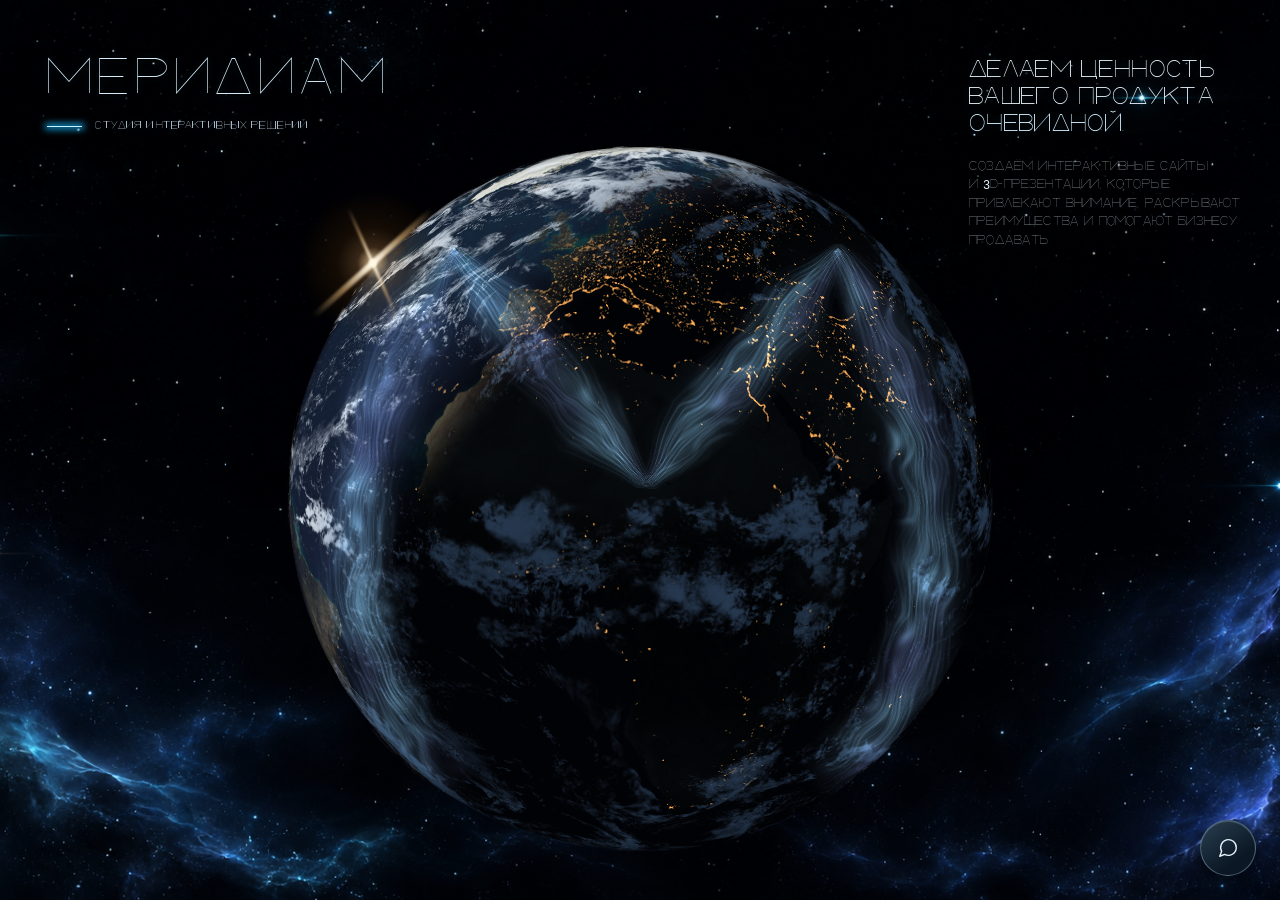
<file: index.html>
<!doctype html>
<html lang="ru">
<head>
<meta charset="utf-8">
<meta name="viewport" content="width=device-width,initial-scale=1,viewport-fit=cover">
<meta name="theme-color" content="#02060d">
<meta name="description" content="Меридиам — студия интерактивных решений. Делаем ценность вашего продукта очевидной.">
<title>Меридиам — студия интерактивных решений</title>
<style>
html,body{margin:0;width:100%;height:100%;background:#02060d;overflow:hidden}
.page{position:absolute;inset:0;width:100%;height:100%;border:0;background:#02060d}
#second-page{opacity:0;visibility:hidden;transition:opacity var(--gallery-fade,1200ms) cubic-bezier(.4,0,.2,1)}
body.revealing #second-page,body.gallery #second-page{visibility:visible;opacity:1}
body.gallery #first-page{visibility:hidden}
body.reduced #second-page{transition-duration:180ms}
.status{position:fixed;z-index:3;bottom:24px;left:50%;transform:translateX(-50%);color:#e6f1f8;background:#071420;padding:12px 18px;border-radius:20px;font:14px Arial,sans-serif}
.status[hidden]{display:none}

.sunrise-light{
 position:fixed;z-index:2;pointer-events:none;
 left:var(--sun-x,33%);top:var(--sun-y,29%);
 width:120px;height:120px;opacity:0;
 background:radial-gradient(circle,#fff 0%,#fffdf4 10%,#fff2ca 19%,#f8d59b90 34%,#e2c09230 50%,transparent 70%);
 transform:translate(-50%,-50%) scale(.25);
 mix-blend-mode:screen;
}
.sunrise-light::before,.sunrise-light::after{
 content:"";position:absolute;inset:49% -60%;
 background:linear-gradient(90deg,transparent,#fff5d9a0,#fff,#fff5d9a0,transparent);
 transform:rotate(-42deg);filter:blur(1px)
}
.sunrise-light::after{inset:49% -15%;transform:rotate(66deg)}
.sun-whiteout{
 position:fixed;z-index:3;inset:0;pointer-events:none;
 background:#fffdf7;opacity:0;
}
body[data-transition="sunrise"].departing .sunrise-light{animation:sun-approach 4.5s both}
body[data-transition="sunrise"].departing .sun-whiteout{animation:sun-whiteout 4.5s both}
body[data-transition="orbit"].departing .sunrise-light{animation:orbit-sun 4.4s both}
@keyframes orbit-sun{
 0%{opacity:0;transform:translate(-50%,-50%) scale(.3)}
 8%{opacity:.65;transform:translate(-50%,-50%) scale(.6)}
 28%,100%{opacity:0;transform:translate(-50%,-50%) scale(.4)}
}
@keyframes sun-approach{
 0%{opacity:0;transform:translate(-50%,-50%) scale(.25)}
 10%{opacity:.8;transform:translate(-50%,-50%) scale(.6)}
 38%{opacity:1;transform:translate(-50%,-50%) scale(2.2)}
 61%{opacity:1;transform:translate(-50%,-50%) scale(9)}
 78%{opacity:.8;transform:translate(-50%,-50%) scale(14)}
 100%{opacity:0;transform:translate(-50%,-50%) scale(18)}
}
@keyframes sun-whiteout{
 0%,43%{opacity:0}
 59%,70%{opacity:1}
 100%{opacity:0}
}
@media(prefers-reduced-motion:reduce){
 body[data-transition="sunrise"].departing .sunrise-light{animation:none}
 body.reduced .sun-whiteout,body.reduced .sunrise-light{animation:none!important}
}
</style>
<script defer src="transition.js"></script>
</head>
<body>
<iframe class="page" id="first-page" title="Меридиам — Земля" src="first/index.html"></iframe>
<iframe class="page" id="second-page" title="Меридиам — галерея направлений" src="second/index.html" inert aria-hidden="true"></iframe>
<div class="sunrise-light" aria-hidden="true"></div>
<div class="sun-whiteout" aria-hidden="true"></div>
<p class="status" role="status" hidden>Загружаем галерею…</p>
</body>
</html>
</file>
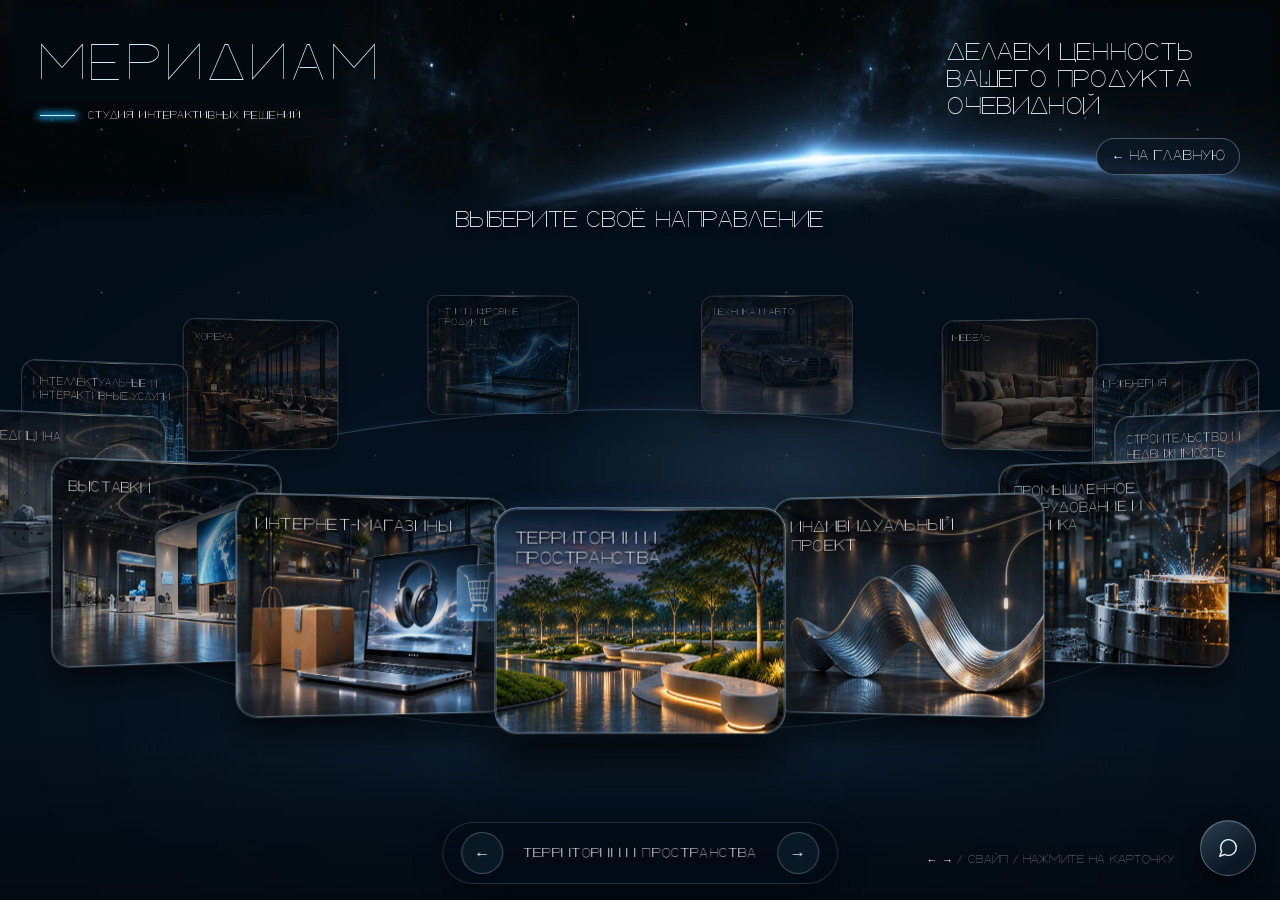
<file: second/index.html>
<!DOCTYPE html><html lang="ru"><head><meta charset="utf-8"><meta name="viewport" content="width=device-width,initial-scale=1,viewport-fit=cover"><meta name="theme-color" content="#020914">
<title>МЕРИДИАМ — интерактивная галерея V18</title>
<link rel="preload" href="v18-meridiam-light.ttf" as="font" type="font/ttf" crossorigin>
<link rel="preload" href="v18-meridiam-regular.ttf" as="font" type="font/ttf" crossorigin>
<link rel="stylesheet" href="v18-styles.css?rev=2"><style>
body.transition-prepared .gallery,body.transition-prepared .nav,
body.transition-prepared .communication,body.transition-prepared .mobile-note,
body.transition-prepared .hint,body.transition-prepared .directions-title{opacity:0}
body.transition-prepared .gallery{translate:0 28px}
.gallery{transition:opacity 1.3s ease,translate 1.8s cubic-bezier(.2,.7,.2,1)}
.nav,.communication,.mobile-note,.hint,.directions-title{transition:opacity 1.4s ease}
@media(prefers-reduced-motion:reduce){
 .gallery,.nav,.communication,.mobile-note,.hint,.directions-title{transition:none}
 body.transition-prepared .gallery{translate:none}
}
</style><link rel="stylesheet" href="../shared/contacts.css"><link rel="stylesheet" href="../shared/typography.css"></head><body><main class="stage" id="stage" aria-label="Вторая страница студии МЕРИДИАМ — направления"><div class="sky" aria-hidden="true"></div><div class="stars" aria-hidden="true"></div><div class="floor" aria-hidden="true"></div><div class="orbit-trace" aria-hidden="true"></div>
<header class="topline">
  <div class="brand">
    <h1 class="brand-logo">Меридиам</h1>
    <div class="brand-sub">
      <span class="brand-line" aria-hidden="true"></span>
      <span class="brand-caption">Студия интерактивных решений</span>
    </div>
  </div>
  <h2 class="descriptor">Делаем ценность <br>вашего продукта <br>очевидной</h2>
  <a class="home-link" href="../" target="_top">← На главную</a>
</header>
<h2 class="directions-title">Выберите своё направление</h2>
<div class="gallery" id="gallery" aria-label="Вращающаяся галерея направлений"></div><div class="mobile-note">Свайпните, чтобы повернуть галерею</div><div class="hint">← → / свайп / нажмите на карточку</div>
<nav class="nav" aria-label="Навигация по галерее"><button id="prev" title="Предыдущее направление" aria-label="Предыдущее направление">←</button><div class="nav-label" id="activeName" aria-live="polite"></div><button id="next" title="Следующее направление" aria-label="Следующее направление">→</button></nav>
<aside class="communication" aria-label="Связаться с Меридиам"><div class="contact-rail" id="contactRail" hidden><button type="button" id="phoneToggle" data-channel="phone" aria-label="Показать номер телефона" aria-expanded="false" aria-controls="contactPanel"><svg viewBox="0 0 24 24" fill="none" stroke="currentColor" stroke-width="1.5" stroke-linecap="round" stroke-linejoin="round" aria-hidden="true"><path d="M22 16.9v3a2 2 0 0 1-2.2 2A19.8 19.8 0 0 1 3.1 5.2 2 2 0 0 1 5.1 3h3a2 2 0 0 1 2 1.7c.1.9.4 1.8.7 2.6a2 2 0 0 1-.5 2.1L9 10.7a16 16 0 0 0 4.3 4.3l1.3-1.3a2 2 0 0 1 2.1-.5c.8.3 1.7.6 2.6.7a2 2 0 0 1 2.7 3z"/></svg><span class="contact-label">Номер телефона</span></button><button type="button" data-channel="max" aria-label="Показать MAX" aria-expanded="false" aria-controls="contactPanel"><span class="max-mark" aria-hidden="true">MAX</span><span class="contact-label">Написать в MAX</span></button><button type="button" data-channel="telegram" aria-label="Показать Telegram" aria-expanded="false" aria-controls="contactPanel"><svg viewBox="0 0 24 24" fill="none" stroke="currentColor" stroke-width="1.5" stroke-linecap="round" stroke-linejoin="round" aria-hidden="true"><path d="m22 2-7 20-4-9-9-4 20-7ZM22 2 11 13"/></svg><span class="contact-label">Написать в Telegram</span></button><button type="button" data-channel="email" aria-label="Показать почту" aria-expanded="false" aria-controls="contactPanel"><svg viewBox="0 0 24 24" fill="none" stroke="currentColor" stroke-width="1.5" stroke-linecap="round" stroke-linejoin="round" aria-hidden="true"><rect x="3" y="5" width="18" height="14" rx="3"/><path d="m3 7 9 6 9-6"/></svg><span class="contact-label">Написать на почту</span></button></div><button class="contact-toggle" id="contactToggle" aria-label="Показать способы связи" aria-expanded="false" aria-controls="contactRail"><svg viewBox="0 0 24 24" fill="none" stroke="currentColor" stroke-width="1.5" stroke-linecap="round" stroke-linejoin="round" aria-hidden="true"><path d="M21 11.5a8.5 8.5 0 0 1-12.6 7.4L3 21l2.1-5.4A8.5 8.5 0 1 1 21 11.5Z"/></svg></button><div class="phone-panel" id="contactPanel" hidden role="region" aria-labelledby="contactTitle"><span id="contactTitle"></span><strong id="contactValue"></strong><button type="button" id="copyContact">Скопировать</button><a id="contactLink">Открыть</a><span id="copyStatus" role="status"></span></div></aside>
<dialog class="preview" id="preview" aria-labelledby="previewTitle"><button class="close" id="close" aria-label="Закрыть">×</button><div class="preview-inner"><img alt="" id="previewImage"><div class="preview-text"><h2 id="previewTitle"></h2><p id="previewDesc"></p></div></div></dialog></main>
<script src="v18-app.js"></script><script>
window.addEventListener('message', event => {
 if (event.origin !== location.origin || event.source !== window.parent) return;
 if (event.data?.type === 'meridiam:prepare') document.body.classList.add('transition-prepared');
 if (event.data?.type === 'meridiam:arrive') document.body.classList.remove('transition-prepared');
});
</script><script src="../shared/contacts.js"></script></body></html>
</file>
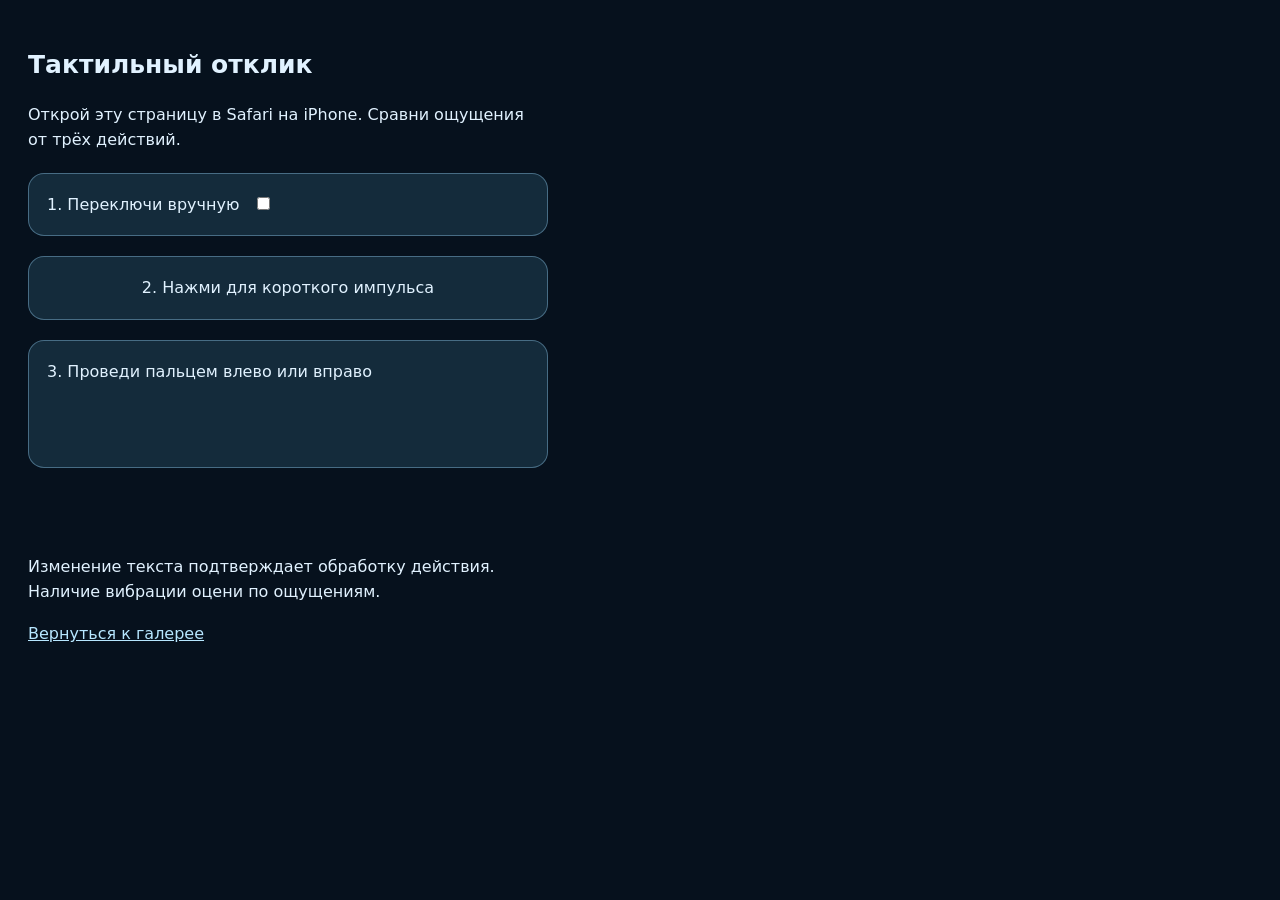
<file: second/haptics.html>
<!doctype html><html lang="ru"><meta charset="utf-8"><meta name="viewport" content="width=device-width,initial-scale=1"><title>Меридиам — проверка тактильного отклика</title><style>body{margin:0;background:#06111d;color:#e1f2ff;font:16px/1.6 system-ui;padding:28px;max-width:520px}h1{font-size:25px}button,label,#swipe{display:block;margin:20px 0;padding:18px;border:1px solid #82b7d777;border-radius:16px;background:#142b3b;color:inherit}button{font:inherit;width:100%}input{margin-left:12px}#swipe{touch-action:none;user-select:none;min-height:90px}#status{min-height:50px;color:#a7cfe6}a{color:#b7e7ff}</style><h1>Тактильный отклик</h1><p>Открой эту страницу в Safari на iPhone. Сравни ощущения от трёх действий.</p><label>1. Переключи вручную <input type="checkbox" switch id="native"></label><button id="pulse">2. Нажми для короткого импульса</button><div id="swipe">3. Проведи пальцем влево или вправо</div><p id="status" role="status"></p><p>Изменение текста подтверждает обработку действия. Наличие вибрации оцени по ощущениям.</p><a href="./">Вернуться к галерее</a><input type="checkbox" switch id="probe" tabindex="-1" aria-hidden="true" style="position:fixed;left:-100px;top:-100px;opacity:0"><script>
const status=document.getElementById('status');
function pulse(){
 if(typeof navigator.vibrate==='function'){
  const accepted=navigator.vibrate(8);
  status.textContent=accepted?'Запрос вибрации отправлен. Почувствовал импульс?':'Браузер отклонил запрос вибрации.';
 }else{
  document.getElementById('probe').click();
  status.textContent='Проверка отклика через переключатель выполнена. Почувствовал импульс?';
 }
}
document.getElementById('native').addEventListener('change',()=>status.textContent='Переключатель изменён. Почувствовал импульс?');
document.getElementById('pulse').addEventListener('click',pulse);
const swipe=document.getElementById('swipe');let start=null;
swipe.addEventListener('pointerdown',event=>{start={id:event.pointerId,x:event.clientX};swipe.setPointerCapture(event.pointerId)});
swipe.addEventListener('pointerup',event=>{if(start&&start.id===event.pointerId&&Math.abs(event.clientX-start.x)>35)pulse();start=null});
swipe.addEventListener('pointercancel',()=>start=null);
</script></html>
</file>
<file: second/v18-styles.css>
:root{color-scheme:dark;--ivory:#eef3f7;--muted:#a5b8c8;--blue:#89b9dc;--glass:rgba(8,18,29,.9)}*{box-sizing:border-box}
html,body{margin:0;min-height:100%;background:#020914;color:var(--ivory);font-family:Arial,Helvetica,sans-serif}body{overflow:hidden}button{font:inherit;cursor:pointer}button:focus-visible{outline:2px solid #eaf7ff;outline-offset:4px}
.stage{position:relative;overflow:hidden;width:100vw;height:100vh;height:100dvh;min-height:320px;background:radial-gradient(ellipse 95% 56% at 50% 90%,#092032 0%,#04101d 50%,#020710 100%);isolation:isolate}
.sky{position:absolute;inset:0;background-image:url("v18-space_background.webp");background-size:100% 100%;background-repeat:no-repeat;pointer-events:none;z-index:-4;animation:skyglow 15s ease-in-out infinite alternate}
.sky::after{content:"";position:absolute;inset:8% 0 0;background:radial-gradient(ellipse 29% 19% at 62% 48%,rgba(143,192,237,.14),transparent 73%);animation:breath 9s ease-in-out infinite alternate}
@keyframes skyglow{from{filter:brightness(.93) saturate(.95)}to{filter:brightness(1.075) saturate(1.04)}}@keyframes breath{to{opacity:.6;transform:translate(1.2%,-.5%) scale(1.07)}}
.stars{position:absolute;inset:0;pointer-events:none;z-index:-3;opacity:.4;background-image:radial-gradient(circle,#d8edff 0.7px,transparent 1.5px),radial-gradient(circle,#94d3ff .55px,transparent 1.5px);background-size:137px 163px,197px 229px;background-position:33px 48px,87px 31px;mask-image:linear-gradient(#000,transparent 79%);animation:twinkle 12s ease-in-out infinite alternate}
@keyframes twinkle{to{opacity:.18;transform:translateX(5px)}}
.floor{position:absolute;left:0;right:0;bottom:-4%;height:44%;pointer-events:none;z-index:-2;background:linear-gradient(to bottom,transparent 2%,rgba(10,26,40,.10) 45%,rgba(2,7,13,.9) 100%),radial-gradient(ellipse 53% 20% at 50% 56%,rgba(75,125,155,.11),transparent 83%)}
.orbit-trace{position:absolute;left:50%;top:77%;width:min(94vw,1460px);height:23%;border:1px solid rgba(119,181,220,.19);border-radius:50%;transform:translate(-50%,-50%);box-shadow:0 0 24px rgba(105,158,200,.08),inset 0 0 20px rgba(105,158,200,.04);pointer-events:none;z-index:-1}
.orbit-trace::after{content:"";position:absolute;inset:13%;border:1px solid rgba(111,170,208,.075);border-radius:50%}
.topline{position:absolute;top:28px;left:4.1%;right:4%;display:flex;justify-content:space-between;align-items:start;z-index:40;pointer-events:none}

 




.gallery{position:absolute;inset:0;z-index:1;touch-action:none;user-select:none;cursor:grab}.gallery.dragging{cursor:grabbing}.gallery.dragging .card .photo{transform:none}.gallery.dragging .card .hover-desc{opacity:0;transform:translateY(12px)}
.card{position:absolute;left:50%;top:0;width:clamp(245px,20vw,348px);aspect-ratio:1.285 / 1;border:0;background:#071421;transform-origin:center center;will-change:transform,opacity;backface-visibility:hidden;border-radius:21px;box-shadow:0 13px 28px rgba(0,0,0,.45),0 1px 0 rgba(238,246,255,.35) inset,0 0 0 1px rgba(180,216,241,.46);overflow:hidden;padding:0;outline:0;transition:box-shadow .35s ease,filter .35s ease;isolation:isolate}
.card:hover,.card.is-active{box-shadow:0 22px 47px rgba(0,0,0,.51),inset 0 1px 0 rgba(255,255,255,.65),0 0 0 1px rgba(198,231,252,.68),0 0 20px rgba(115,175,215,.17)}
.card .photo{position:absolute;inset:0;width:100%;height:100%;object-fit:cover;object-position:center;filter:none;transition:filter .4s ease,transform .55s cubic-bezier(.22,1,.36,1)}
.card:hover .photo{filter:none;transform:scale(1.042)}
.card .shade{position:absolute;inset:0;background:linear-gradient(to bottom,rgba(4,10,18,.25) 0%,transparent 42%,rgba(4,10,18,.03) 75%,rgba(4,10,18,.15) 100%);pointer-events:none}
.card .rim{position:absolute;inset:0;border-radius:inherit;border:1px solid rgba(197,225,246,.35);pointer-events:none}
.card .rim::before{content:"";position:absolute;left:35%;right:25%;top:0;height:1px;background:linear-gradient(90deg,transparent,rgba(255,229,204,.78),transparent)}
.card .content{position:absolute;left:19px;right:13px;top:20px;text-align:left;z-index:2;color:#f1f6f9;font-size:clamp(13px,1.03vw,16px);letter-spacing:.025em;font-weight:400;line-height:1.24;text-transform:uppercase;text-shadow:0 2px 12px #01060a;max-width:88%}
.card .arrow{display:none;position:absolute;bottom:10px;left:17px;z-index:2;color:#f2f6fa;font-weight:200;font-size:25px;line-height:1}
.card .hover-desc{position:absolute;left:0;bottom:0;right:0;z-index:3;padding:38px 18px 17px;font-size:clamp(10px,.86vw,13px);line-height:1.45;letter-spacing:.02em;font-weight:400;text-align:left;color:#eef5fa;background:linear-gradient(to top,rgba(2,8,14,.95),rgba(2,8,14,.74) 66%,transparent);opacity:0;transform:translateY(12px);transition:opacity .35s ease,transform .42s cubic-bezier(.22,1,.36,1);pointer-events:none}
.card:hover .hover-desc,.card:focus-visible .hover-desc{opacity:1;transform:translateY(0)}.card:hover .arrow,.card:focus-visible .arrow{opacity:0}
.nav{position:absolute;bottom:max(16px,env(safe-area-inset-bottom));left:50%;transform:translateX(-50%);display:flex;gap:20px;align-items:center;justify-content:center;z-index:45;background:rgba(3,12,23,.69);border:1px solid rgba(150,192,220,.20);box-shadow:0 8px 32px rgba(0,0,0,.3);padding:9px 18px;border-radius:40px;backdrop-filter:blur(16px)}
.nav button{width:42px;height:42px;display:grid;place-items:center;border-radius:50%;background:rgba(15,34,49,.6);border:1px solid rgba(191,221,239,.3);color:#e8f5ff;transition:background .25s,transform .3s}
.nav button:hover{background:rgba(50,89,117,.5);transform:scale(1.07)}.nav button:active{transform:scale(.93)}.nav-label{font-size:10px;letter-spacing:.14em;text-transform:uppercase;color:#bed0df;white-space:nowrap;min-width:170px;text-align:center}
.hint{position:absolute;right:3%;bottom:34px;color:rgba(197,221,238,.63);font-size:9px;letter-spacing:.18em;z-index:3;text-transform:uppercase}
dialog.preview{position:fixed;inset:0;width:100%;height:100%;max-width:none;max-height:none;margin:0;border:0;background:rgba(1,7,13,.75);backdrop-filter:blur(16px);padding:72px 20px 24px;color:var(--ivory);overflow:auto;overscroll-behavior:contain}
dialog.preview:not([open]){display:none}dialog.preview[open]{display:flex;align-items:safe center;justify-content:center}
.preview::backdrop{background:transparent}.preview-inner{width:min(580px,100%);margin:auto;background:linear-gradient(145deg,#0c2030,#04101b);border:1px solid rgba(193,227,246,.3);border-radius:22px;overflow:hidden;box-shadow:0 20px 90px #000a;flex-shrink:0}.preview-inner img{display:block;width:100%;height:clamp(155px,31dvh,265px);object-fit:cover}.preview-text{padding:22px 25px 28px}.preview-text h2{font-weight:400;letter-spacing:.07em;text-transform:uppercase;font-size:clamp(17px,3vw,21px);margin:0 0 15px}.preview-text p{color:#c1d4e1;line-height:1.7;font-size:15px;margin:0}.close{position:fixed;top:max(16px,env(safe-area-inset-top));right:max(16px,env(safe-area-inset-right));background:#0b1b29;border:1px solid #c9e9fa66;border-radius:50%;width:48px;height:48px;color:#fff;font-size:25px;z-index:2}
.mobile-note{display:none}
@media(max-width:900px){.topline{top:21px}.orbit-trace{top:74%}.nav-label{max-width:130px;min-width:120px;white-space:normal;line-height:1.4}.nav{gap:10px}.hint{display:none}.card .content{font-size:13px}.gallery{touch-action:none}.mobile-note{display:block;position:absolute;bottom:95px;left:0;right:0;text-align:center;color:#b7cbd8;font-size:10px;letter-spacing:.11em;pointer-events:none}}
@media(prefers-reduced-motion:reduce){*,*::before,*::after{animation:none!important;transition-duration:.01ms!important}}



@font-face {
  font-family: Meridiam;
  src: url("v18-meridiam-light.ttf") format("truetype");
  font-weight: 400;
  font-style: normal;
  font-display: swap;
}

@font-face {
  font-family: Meridiam;
  src: url("v18-meridiam-regular.ttf") format("truetype");
  font-weight: 500;
  font-style: normal;
  font-display: swap;
}

.topline {
  top: clamp(25px, 3.15vw, 66px);
  left: 3.1%;
  right: 3.1%;
}

.brand {
  display: flex;
  flex-direction: column;
  align-items: flex-start;
  gap: clamp(15px, 1.55vw, 31px);
}

.brand-logo,
.brand-caption,
.topline .descriptor,
.card .content {
  font-family: Meridiam, Arial, sans-serif;
  font-style: normal;
  text-transform: uppercase;
}

.brand-logo {
  display: block;
  margin: 0;
  color: #d9f3ff;
  font-size: clamp(30px, 3.7vw, 62px);
  font-weight: 400;
  line-height: 1;
  letter-spacing: .1em;
  white-space: nowrap;
}

.brand-sub {
  display: flex;
  align-items: center;
  gap: 13px;
  white-space: nowrap;
}

.brand-line {
  display: block;
  flex: 0 0 35px;
  height: 1px;
  background: #c4f4ff;
  box-shadow: 0 0 7px 2px #18b7ff;
}

.brand-caption {
  color: #bbd0de;
  font-size: clamp(8px, .75vw, 12px);
  font-weight: 500;
  line-height: 1.7;
  letter-spacing: .14em;
}

.topline .descriptor {
  width: clamp(260px, 22.9vw, 492px);
  margin: 0;
  color: #d5f1ff;
  font-size: clamp(20px, 1.75vw, 30px);
  font-weight: 400;
  line-height: 1.15;
  letter-spacing: .035em;
}

.card .content {
  font-weight: 500;
}


.brand-logo,
.brand-caption,
.topline .descriptor {
  animation: type-breath 8s ease-in-out infinite;
}

@keyframes type-breath {
  0%, 100% {
    text-shadow: 0 0 3px #40baff30, 0 0 10px #149aff18;
    filter: brightness(.94);
  }
  50% {
    text-shadow: 0 0 3px #e0f7ffbb, 0 0 10px #80ddffcc,
                 0 0 24px #35baff88, 0 0 38px #149aff40;
    filter: brightness(1.2);
  }
}

@media (max-width: 900px) {
  .topline {
    top: 21px;
    left: 4%;
    right: 4%;
  }
  .brand {
    gap: 12px;
  }
  .brand-logo {
    font-size: clamp(29px, 7.1vw, 40px);
  }
  .brand-sub {
    gap: 10px;
  }
  .brand-caption {
    font-size: 7.8px;
    letter-spacing: .08em;
  }
  .brand-line {
    flex-basis: 24px;
  }
  .topline .descriptor {
    display: none;
  }
}

@media (prefers-reduced-motion: reduce) {
  .brand-logo,
  .brand-caption,
  .topline .descriptor {
    animation: none;
    filter: none;
  }
}


.card .content{text-shadow:0 1px 2px #000,0 2px 5px #000,0 0 2px #000;line-height:1.35}
.card:focus-visible{outline:2px solid #eaf7ff;outline-offset:5px}
.card .hover-desc{background:transparent;text-shadow:0 1px 2px #000,0 2px 5px #000,0 0 3px #000}.hint{right:105px}
@media(max-width:600px){.nav{bottom:94px;max-width:calc(100% - 24px);padding:7px 12px;gap:10px}.nav button{width:44px;height:44px;flex-shrink:0}.nav-label{min-width:0;width:170px;max-width:none;font-size:9px;letter-spacing:.1em}.mobile-note{bottom:167px;font-size:9px}.brand-caption{font-size:7px}.card .content{left:14px;right:12px;top:14px;font-size:12px;max-width:none}.card .hover-desc{font-size:10px;padding:28px 14px 14px}.preview-text{padding:20px}}
@media(max-height:559px){.topline{top:max(12px,env(safe-area-inset-top))}.brand{gap:8px}.brand-logo{font-size:28px}.brand-caption{font-size:7px}.topline .descriptor{font-size:18px;width:250px}.nav{bottom:12px;padding:5px 12px;gap:8px}.nav button{width:44px;height:44px}.nav-label{font-size:9px;max-width:180px;white-space:normal}.hint,.mobile-note{display:none}.card .content{font-size:10px;top:12px;left:12px;right:10px}.card .hover-desc{font-size:9px;line-height:1.3;padding:18px 10px 10px}.orbit-trace{top:64%;height:18%}}
@media(max-width:600px) and (max-height:559px){.nav{left:12px;transform:none;max-width:calc(100% - 92px);gap:4px;padding:5px 8px}.nav-label{width:128px;font-size:8px}.brand-logo{font-size:25px}}
@media(hover:none){.card:hover .photo{transform:none}.card:hover .hover-desc{opacity:0}.card:focus-visible .hover-desc{opacity:1}}


.orbit-trace{border-color:rgba(150,211,240,.48);border-width:1px;box-shadow:0 0 14px #70caff24,inset 0 0 16px #70caff12;background:radial-gradient(ellipse,transparent 55%,#8dd9ff08 80%,transparent);z-index:0}
.orbit-trace::after{inset:7%;border-color:#8dd9ff1c}
.card{box-shadow:0 var(--depth-shadow,18px) 28px #0009,inset 0 1px 0 #eef6ff59,0 0 0 1px #b4d8f175}
.card.is-active{box-shadow:0 30px 42px #000b,0 0 0 1px #c6e7fcbb,0 0 22px #73afd72b}
.gallery,.card,.card img{-webkit-user-select:none;-webkit-touch-callout:none}


.depth-shade{position:absolute;inset:0;background:#000;pointer-events:none;will-change:opacity;z-index:1}
.card .rim{z-index:2}.card{transition:none;filter:none}
@media(max-width:699px){.sky,.sky::after,.stars{animation:none}.brand-logo,.brand-caption,.topline .descriptor{animation:none}.nav{backdrop-filter:none;background:#071421f2}.card,.card:hover{box-shadow:0 14px 23px #0009,0 0 0 1px #b4d8f175}.card.is-active{box-shadow:0 20px 28px #000a,0 0 0 1px #c6e7fcbb}.card .photo{transition:none}.preview{backdrop-filter:none!important}}



html,body,button,a,input,textarea,select{font-family:Meridiam,Arial,sans-serif}
.preview-text p{font-size:16px;line-height:1.75;letter-spacing:.015em}
.orbit-trace{border-color:rgba(150,211,240,.25);box-shadow:0 0 10px #70caff12;background:none}
.orbit-trace::after{display:none}


.card .content{color:#fff;font-weight:500;text-shadow:0 1px 3px #000,0 2px 12px #000}
.preview-text p{color:#f2f6fa;font-weight:500}
.nav-label,.mobile-note{color:#eef7ff}

/* Reserve the Meridiam typeface for the brand wordmark. */
.brand-caption,.topline .descriptor,.card .content,.card .hover-desc,
.nav-label,.hint,.mobile-note,.preview-text h2,.preview-text p{
  font-family:Arial,Helvetica,sans-serif;
  text-transform:none;
  letter-spacing:.015em;
}
.brand-caption,.topline .descriptor,.nav-label,.mobile-note,.hint{color:#eaf3fa}
.topline .descriptor{font-weight:600;line-height:1.2}
.nav-label{font-size:12px;font-weight:600;white-space:normal}
.hint,.mobile-note{font-size:11px}
.card .content{
  color:#fff;font-size:clamp(14px,1.2vw,19px);font-weight:600;
  line-height:1.25;text-shadow:0 1px 3px #000,0 0 8px #000;
}
.card::after{
  content:"";position:absolute;inset:0;z-index:1;pointer-events:none;
  background:linear-gradient(180deg,rgba(2,8,14,.8),rgba(2,8,14,.38) 27%,transparent 56%);
}
.card .hover-desc{
  color:#fff;font-size:clamp(12px,1vw,15px);font-weight:500;line-height:1.4;
  background:linear-gradient(0deg,rgba(2,8,14,.92),rgba(2,8,14,.76) 58%,transparent);
}
.preview-text h2{font-weight:600;line-height:1.3}
.preview-text p{font-size:17px;font-weight:400;line-height:1.55}
@media(max-width:600px){.nav-label{font-size:11px}.brand-caption{font-size:9px}}
@media(max-height:559px){.card .content{font-size:12px}.card .hover-desc{font-size:11px}.nav-label{font-size:10px}}

html,body,button,a,input,textarea,select{font-family:Arial,Helvetica,sans-serif}
.home-link{
 position:absolute;right:0;top:calc(100% + 14px);pointer-events:auto;
 padding:10px 14px;border:1px solid #c5e6f755;border-radius:24px;background:#0b1724e8;
 color:#edf7ff;font:600 13px Arial,sans-serif;text-decoration:none;white-space:nowrap
}
.home-link:hover,.home-link:focus-visible{border-color:#bceaff;background:#203a4c}
.directions-title{
 position:absolute;top:23%;left:12px;right:12px;z-index:4;margin:0;text-align:center;
 color:#edf7ff;font:600 clamp(17px,1.65vw,25px)/1.2 Arial,sans-serif;text-shadow:0 2px 8px #02060d;
 pointer-events:none
}
@media(max-width:700px){
 .topline .descriptor{display:block;position:absolute;left:0;top:calc(100% + 16px);width:60%;font-size:14px}
 .topline .descriptor br{display:none}
 .topline .descriptor br::after{content:" "}
 .home-link{top:calc(100% + 16px)}
}
@media(max-height:559px){.directions-title{top:30%;font-size:15px}}
</file>
<file: shared/contacts.css>
/* Common contact panel, used on both pages. */
.communication{font-family:Arial,Helvetica,sans-serif;text-transform:none;letter-spacing:normal}
.communication *{box-sizing:border-box}
.communication button,.communication a{font:inherit;cursor:pointer;letter-spacing:normal;text-transform:none}

.communication{position:fixed;right:max(24px,env(safe-area-inset-right));bottom:max(24px,env(safe-area-inset-bottom));z-index:60;color:#e4f4ff}

.communication button,.communication a{display:flex;align-items:center;justify-content:center;position:relative;width:48px;height:48px;padding:10px;border:1px solid #c5e6f755;border-radius:50%;background:linear-gradient(145deg,#294052,#0b1724 70%);color:#e8f6ff;box-shadow:inset 0 1px 0 #ecf8ff26,0 7px 20px #0006;text-decoration:none;transition:background .2s,border-color .2s}

.communication button:hover,.communication a:hover{border-color:#bceaff;background:#203a4c}
.communication svg{width:22px;height:22px}
.communication .contact-toggle{width:56px;height:56px}
.contact-toggle[aria-expanded="true"]{border-color:#bceaff;background:#203a4c}
.contact-rail{position:absolute;bottom:71px;right:-4px;display:flex;flex-direction:column;gap:7px;padding:8px;background:#06121ef5;border:1px solid #94bed052;border-radius:36px;box-shadow:0 10px 35px #0007}
.contact-rail[hidden]{display:none}
.max-mark{font-size:10px;font-weight:700;letter-spacing:.03em}
.contact-label{position:absolute;right:60px;padding:9px 12px;background:#0a1b2b;border:1px solid #94bed052;border-radius:10px;white-space:nowrap;font-size:12px;pointer-events:none;opacity:0;transition:opacity .15s}
.contact-rail a:hover .contact-label,.contact-rail a:focus-visible .contact-label{opacity:1}
.communication :focus-visible{outline:2px solid #bceaff;outline-offset:4px}

@media(max-width:600px){.communication{right:max(16px,env(safe-area-inset-right));bottom:max(16px,env(safe-area-inset-bottom))}
.contact-label{opacity:1}}

@media(max-height:559px){.communication{bottom:12px;right:12px}
.contact-rail{bottom:65px;gap:4px;padding:6px}
.contact-rail a{height:44px;width:44px}}


.phone-panel{position:absolute;right:72px;bottom:72px;width:230px;padding:18px;background:#0a1b2b;border:1px solid #94bed066;border-radius:18px;box-shadow:0 12px 35px #0008;display:flex;flex-direction:column;gap:12px}
.phone-panel[hidden]{display:none}
.phone-panel>span{font-size:12px;color:#bfd4e3}
.phone-panel strong{font-size:19px;white-space:nowrap;user-select:text}
.communication .phone-panel button{width:100%;height:44px;border-radius:12px;font-size:12px}
.phone-panel #copyStatus:empty{display:none}
.contact-rail button:hover .contact-label,.contact-rail button:focus-visible .contact-label{opacity:1}
.communication:has(.phone-panel:not([hidden])) .contact-label{opacity:0}
@media(max-width:360px){.phone-panel{width:210px;right:64px;padding:14px}}

.contact-label,.communication button,.communication a{font-family:Arial,Helvetica,sans-serif}

.communication button,.communication a,.phone-panel>span,.phone-panel strong{font-family:Arial,Helvetica,sans-serif}

.phone-panel{width:min(280px,calc(100vw - 112px));box-sizing:border-box}

.phone-panel strong{font-size:16px;line-height:1.5;white-space:normal;overflow-wrap:anywhere;color:#fff;font-weight:500}

.communication .phone-panel a{width:100%;height:44px;box-sizing:border-box;border-radius:12px;font-size:13px;padding:8px}

.communication:has(.phone-panel:not([hidden])) .contact-label{opacity:0}
</file>
<file: shared/typography.css>
@font-face {
  font-family: "Meridiam Text";
  src: url("../first/meridiam-light.ttf") format("truetype");
  font-weight: 100 400;
  font-display: swap;
  unicode-range: U+0000-002F, U+003A-10FFFF;
}
@font-face {
  font-family: "Meridiam Text";
  src: url("../first/meridiam-regular.ttf") format("truetype");
  font-weight: 500 900;
  font-display: swap;
  unicode-range: U+0000-002F, U+003A-10FFFF;
}
body, button, a, .brand-caption, .topline .descriptor, .card .content,
.card .hover-desc, .nav-label, .hint, .mobile-note, .preview-text h2,
.preview-text p, .home-link, .directions-title, .brand-sub, .intro h2,
.intro p, .explore span, .frame-note, .arrival, .communication button,
.communication a, .phone-panel > span, .phone-panel strong {
  font-family: "Meridiam Text", Arial, Helvetica, sans-serif;
}
</file>
